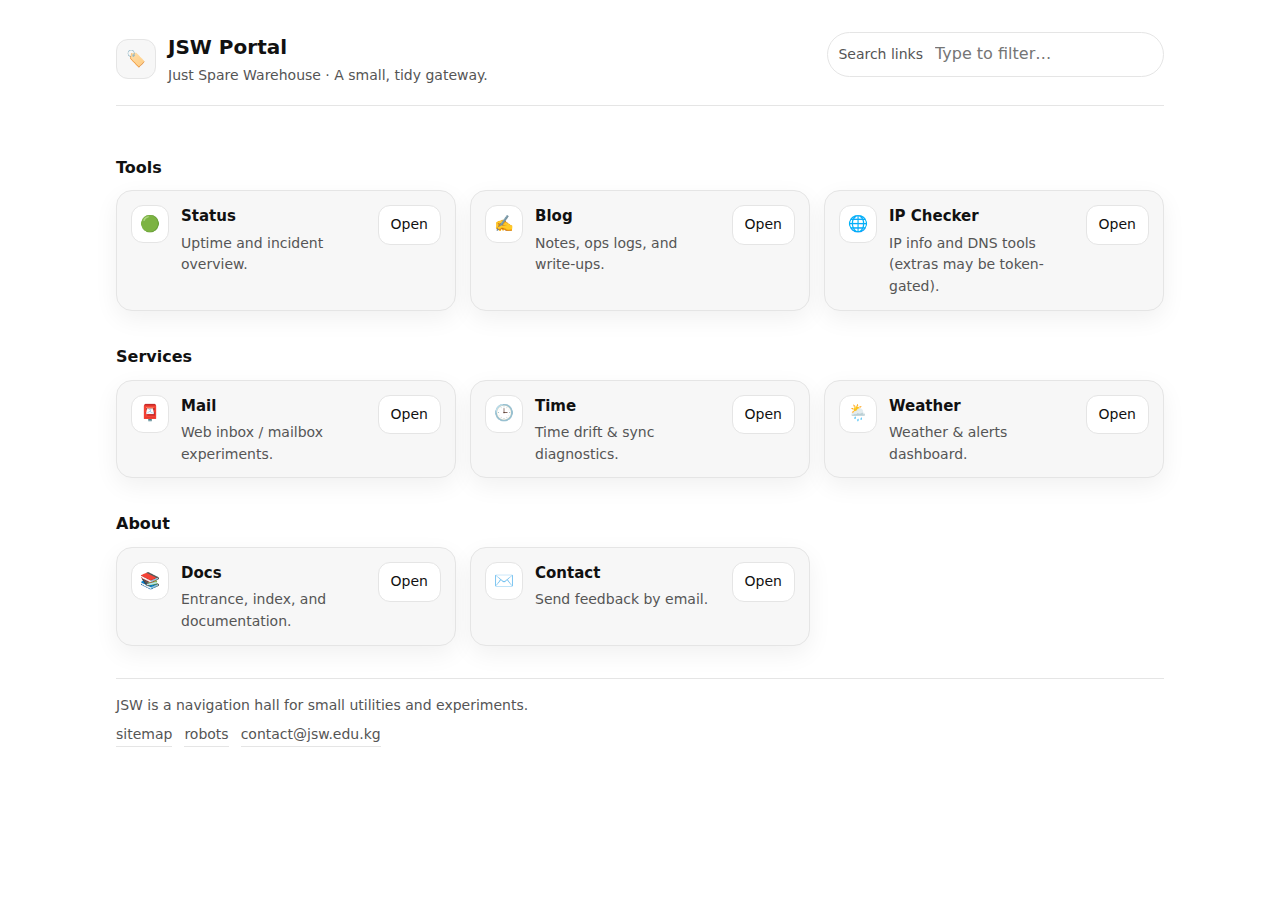
<file: index.html>
<!doctype html>
<html lang="en">
<head>
  <meta charset="utf-8">
  <meta name="viewport" content="width=device-width,initial-scale=1,viewport-fit=cover">
  <meta name="color-scheme" content="light">
  <meta name="theme-color" content="#ffffff">
  <meta name="description" content="一个快速、无障碍、可直达各类小工具与服务的门厅导航页。">
  <title>JSW · Just Spare Warehouse / 杂货铺大学</title>

  <link rel="icon" href="/favicon.svg" type="image/svg+xml">
  <link rel="canonical" href="https://jsw.edu.kg/">

  <meta property="og:type" content="website">
  <meta property="og:title" content="JSW · Just Spare Warehouse / 杂货铺大学">
  <meta property="og:description" content="一个快速、无障碍、可直达各类小工具与服务的门厅导航页。">
  <meta property="og:url" content="https://jsw.edu.kg/">
  <meta property="og:image" content="/og.svg">
  <meta name="twitter:card" content="summary_large_image">

  <script type="application/ld+json">{"@context":"https://schema.org","@type":"WebSite","name":"Just Spare Warehouse / 杂货铺大学","url":"https://jsw.edu.kg/","description":"一个快速、无障碍、可直达各类小工具与服务的门厅导航页。","publisher":{"@type":"Organization","name":"Just Spare Warehouse / 杂货铺大学","url":"https://jsw.edu.kg"}}</script>

  <link rel="stylesheet" href="/assets/app.css">
  <script>
    // Embedded data (no manual language switching)
    window.__JSW_SITE__ = {"site":{"baseUrl":"https://jsw.edu.kg","brand":"Just Spare Warehouse","brand_zh":"杂货铺大学","short":"JSW","email":"contact@jsw.edu.kg","themeColor":"#ffffff"},"sections":[{"id":"section_tools","items":[{"id":"item_status","href":"https://status.js.gripe/","icon":"🟢"},{"id":"item_blog","href":"https://blog.js.gripe/","icon":"✍️"},{"id":"item_ip","href":"https://ipchecker.js.gripe/","icon":"🌐"}]},{"id":"section_services","items":[{"id":"item_mail","href":"https://mail.jsw.edu.kg/","icon":"📮"},{"id":"item_time","href":"https://time.js.gripe/","icon":"🕒"},{"id":"item_weather","href":"https://weather.jsw.ac.cn/","icon":"🌦️"}]},{"id":"section_about","items":[{"id":"item_docs","href":"https://www.jsw.edu.kg/","icon":"📚"},{"id":"item_contact","href":"mailto:helper@jsw.edu.kg","icon":"✉️"}]}]};
    window.__JSW_I18N__ = {"en":{"meta":{"title":"JSW · Just Spare Warehouse","description":"A fast, accessible gateway to JSW tools and services."},"ui":{"skip_to_content":"Skip to content","language":"Language","search_label":"Search links","search_placeholder":"Type to filter…","open":"Open","home_title":"JSW Portal","home_subtitle":"Just Spare Warehouse · A small, tidy gateway."},"sections":{"section_tools":"Tools","section_services":"Services","section_about":"About"},"items":{"item_status":{"title":"Status","desc":"Uptime and incident overview."},"item_blog":{"title":"Blog","desc":"Notes, ops logs, and write-ups."},"item_ip":{"title":"IP Checker","desc":"IP info and DNS tools (extras may be token-gated)."},"item_mail":{"title":"Mail","desc":"Web inbox / mailbox experiments."},"item_time":{"title":"Time","desc":"Time drift & sync diagnostics."},"item_weather":{"title":"Weather","desc":"Weather & alerts dashboard."},"item_docs":{"title":"Docs","desc":"Entrance, index, and documentation."},"item_contact":{"title":"Contact","desc":"Send feedback by email."}},"footer":{"note":"JSW is a navigation hall for small utilities and experiments."}},"zh-Hans":{"meta":{"title":"JSW · 杂货铺大学","description":"一个快速、无障碍、可直达各类小工具与服务的门厅导航页。"},"ui":{"skip_to_content":"跳到主要内容","language":"语言","search_label":"搜索链接","search_placeholder":"输入以筛选…","open":"打开","home_title":"JSW 门厅","home_subtitle":"Just Spare Warehouse · 把入口整理得更清爽。"},"sections":{"section_tools":"小工具","section_services":"服务","section_about":"关于"},"items":{"item_status":{"title":"状态页","desc":"可用性与事件概览。"},"item_blog":{"title":"博客","desc":"技术笔记、运维记录与随笔。"},"item_ip":{"title":"IP 检测","desc":"IP 信息与 DNS 工具（扩展功能可能需要令牌）。"},"item_mail":{"title":"邮箱","desc":"Web Inbox / 邮箱实验。"},"item_time":{"title":"时间","desc":"时钟漂移与校时诊断。"},"item_weather":{"title":"天气","desc":"天气与预警信息面板。"},"item_docs":{"title":"文档","desc":"门厅、索引与说明页面。"},"item_contact":{"title":"联系","desc":"通过邮箱发送反馈。"}},"footer":{"note":"JSW 是一个用于汇总小工具与实验项目的导航门厅。"}},"zh-Hant":{"meta":{"title":"JSW · 雜貨鋪大學","description":"一個快速、無障礙、可直達各類小工具與服務的門廳導覽頁。"},"ui":{"skip_to_content":"跳到主要內容","language":"語言","search_label":"搜尋連結","search_placeholder":"輸入以篩選…","open":"開啟","home_title":"JSW 門廳","home_subtitle":"Just Spare Warehouse · 把入口整理得更清爽。"},"sections":{"section_tools":"小工具","section_services":"服務","section_about":"關於"},"items":{"item_status":{"title":"狀態頁","desc":"可用性與事件概覽。"},"item_blog":{"title":"部落格","desc":"技術筆記、維運記錄與隨筆。"},"item_ip":{"title":"IP 偵測","desc":"IP 資訊與 DNS 工具（擴充功能可能需要權杖）。"},"item_mail":{"title":"信箱","desc":"Web Inbox / 信箱實驗。"},"item_time":{"title":"時間","desc":"時鐘飄移與校時診斷。"},"item_weather":{"title":"天氣","desc":"天氣與預警資訊面板。"},"item_docs":{"title":"文件","desc":"門廳、索引與說明頁面。"},"item_contact":{"title":"聯絡","desc":"透過電子郵件送出回饋。"}},"footer":{"note":"JSW 是一個用於彙整小工具與實驗專案的導覽門廳。"}}};
  </script>
  <script defer src="/assets/app.js"></script>
</head>

<body>
  <a class="skip" href="#content" id="skipLink">Skip</a>

  <div class="wrap">
    <header>
      <div class="brand" aria-label="Site header">
        <div class="logo" aria-hidden="true">🏷️</div>
        <div>
          <h1 id="hTitle">JSW</h1>
          <p class="sub" id="hSub">Portal</p>
        </div>
      </div>

      <div class="tools">
        <div class="search" role="search" aria-label="Search">
          <label for="search" id="searchLabel">Search</label>
          <input id="search" type="search" inputmode="search" autocomplete="off" placeholder="">
        </div>
      </div>
    </header>

    <main id="content" tabindex="-1" aria-label="Content">
      <!-- rendered by JS -->
    </main>

    <footer>
      <div id="footNote"></div>
      <div class="small-links">
        <a href="/sitemap.xml">sitemap</a>
        <a href="/robots.txt">robots</a>
        <a id="mailLink" href="#">mail</a>
      </div>
      <noscript>
        <p style="margin-top:12px;color:#555">
          JavaScript is required to auto-select language. (No manual switching is provided.)
        </p>
      </noscript>
    </footer>
  </div>
</body>
</html>
</file>
<file: assets/app.css>
:root{
  --bg:#fff; --fg:#111; --muted:#555; --card:#f7f7f7; --border:#e5e5e5;
  --focus:#111; --radius:16px; --shadow:0 8px 24px rgba(0,0,0,.06);
  --max:1080px;
}
*{box-sizing:border-box}
html{color-scheme:light}
body{
  margin:0; background:var(--bg); color:var(--fg);
  font:16px/1.55 system-ui,-apple-system,"Segoe UI",Roboto,Arial,"Noto Sans","PingFang SC","Microsoft YaHei",sans-serif;
}
a{color:inherit}
a:focus-visible, input:focus-visible{
  outline:3px solid var(--focus); outline-offset:3px; border-radius:10px;
}
.skip{
  position:absolute; left:-9999px; top:auto; width:1px; height:1px; overflow:hidden;
}
.skip:focus{
  left:16px; top:16px; width:auto; height:auto;
  padding:10px 12px; background:#fff; border:1px solid var(--border);
  border-radius:10px; z-index:999;
}
.wrap{max-width:var(--max); margin:0 auto; padding:24px 16px 48px}
header{
  display:flex; gap:16px; align-items:flex-start; justify-content:space-between; flex-wrap:wrap;
  padding:8px 0 18px; border-bottom:1px solid var(--border);
}
.brand{display:flex; gap:12px; align-items:center}
.logo{
  width:40px; height:40px; border-radius:12px; background:var(--card);
  display:grid; place-items:center; border:1px solid var(--border);
}
h1{font-size:20px; margin:0}
.sub{margin:2px 0 0; color:var(--muted); font-size:14px}
.tools{display:flex; gap:10px; align-items:center; flex-wrap:wrap}
.search{
  display:flex; gap:10px; align-items:center; padding:8px 10px;
  border:1px solid var(--border); border-radius:999px; background:#fff;
}
.search label{font-size:14px; color:var(--muted)}
.search input{
  border:0; outline:none; font:inherit; min-width:220px; background:transparent;
}
main{padding-top:22px}
.section{padding:14px 0 6px}
.section h2{margin:14px 0 10px; font-size:16px}
.cards{display:grid; grid-template-columns:repeat(12,1fr); gap:14px}
.card{
  grid-column:span 12;
  background:var(--card); border:1px solid var(--border);
  border-radius:var(--radius); box-shadow:var(--shadow);
  padding:14px 14px 12px;
  display:flex; gap:12px; align-items:flex-start; justify-content:space-between;
}
@media (min-width:640px){ .card{grid-column:span 6} }
@media (min-width:980px){ .card{grid-column:span 4} }
.card .left{display:flex; gap:12px; align-items:flex-start}
.icon{
  width:38px; height:38px; border-radius:12px; background:#fff;
  display:grid; place-items:center; border:1px solid var(--border); flex:0 0 auto;
}
.card h3{margin:0; font-size:15px}
.card p{margin:4px 0 0; color:var(--muted); font-size:14px}
.card .go{
  text-decoration:none; border:1px solid var(--border); background:#fff;
  padding:8px 12px; border-radius:12px; font-size:14px; white-space:nowrap;
}
footer{
  margin-top:26px; padding-top:16px; border-top:1px solid var(--border);
  color:var(--muted); font-size:14px;
}
.small-links{display:flex; gap:12px; flex-wrap:wrap; margin-top:8px}
.small-links a{text-decoration:none; border-bottom:1px solid var(--border)}
@media (prefers-reduced-motion:reduce){ *{scroll-behavior:auto !important} }
</file>
